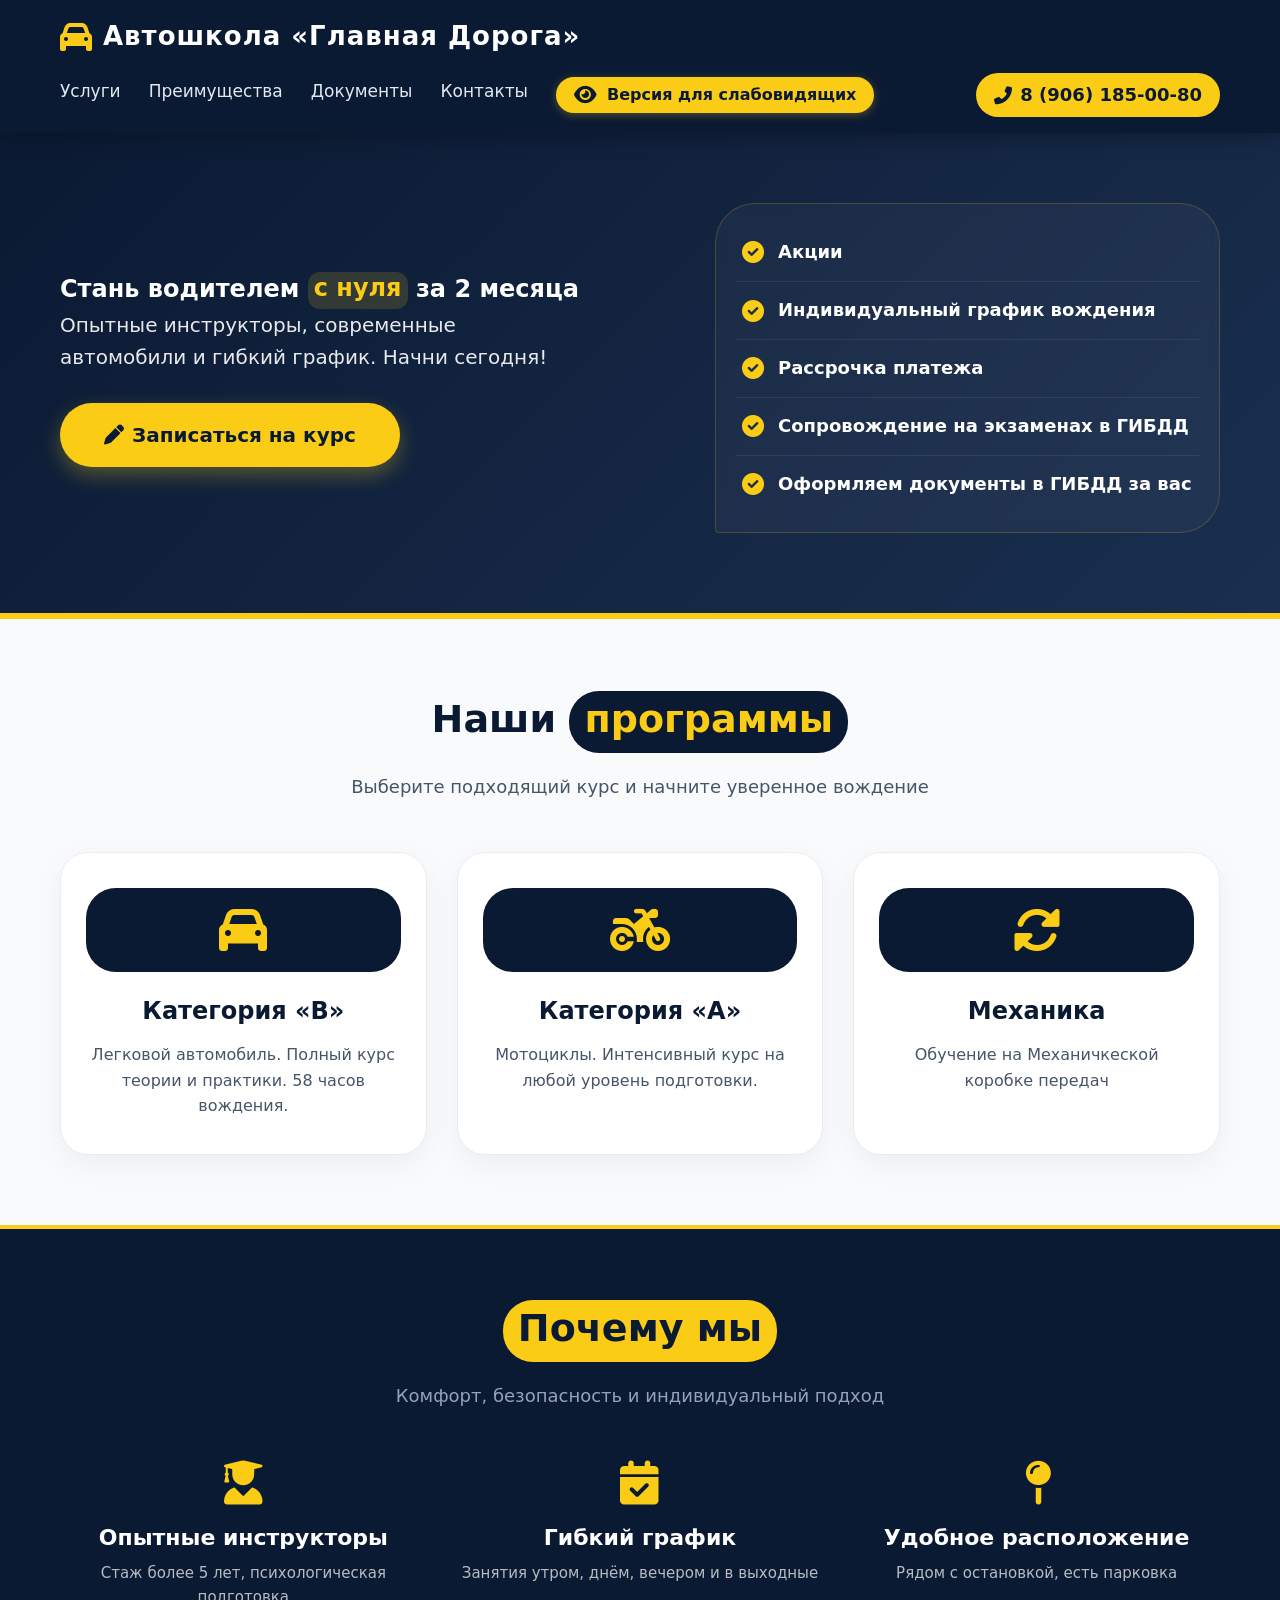
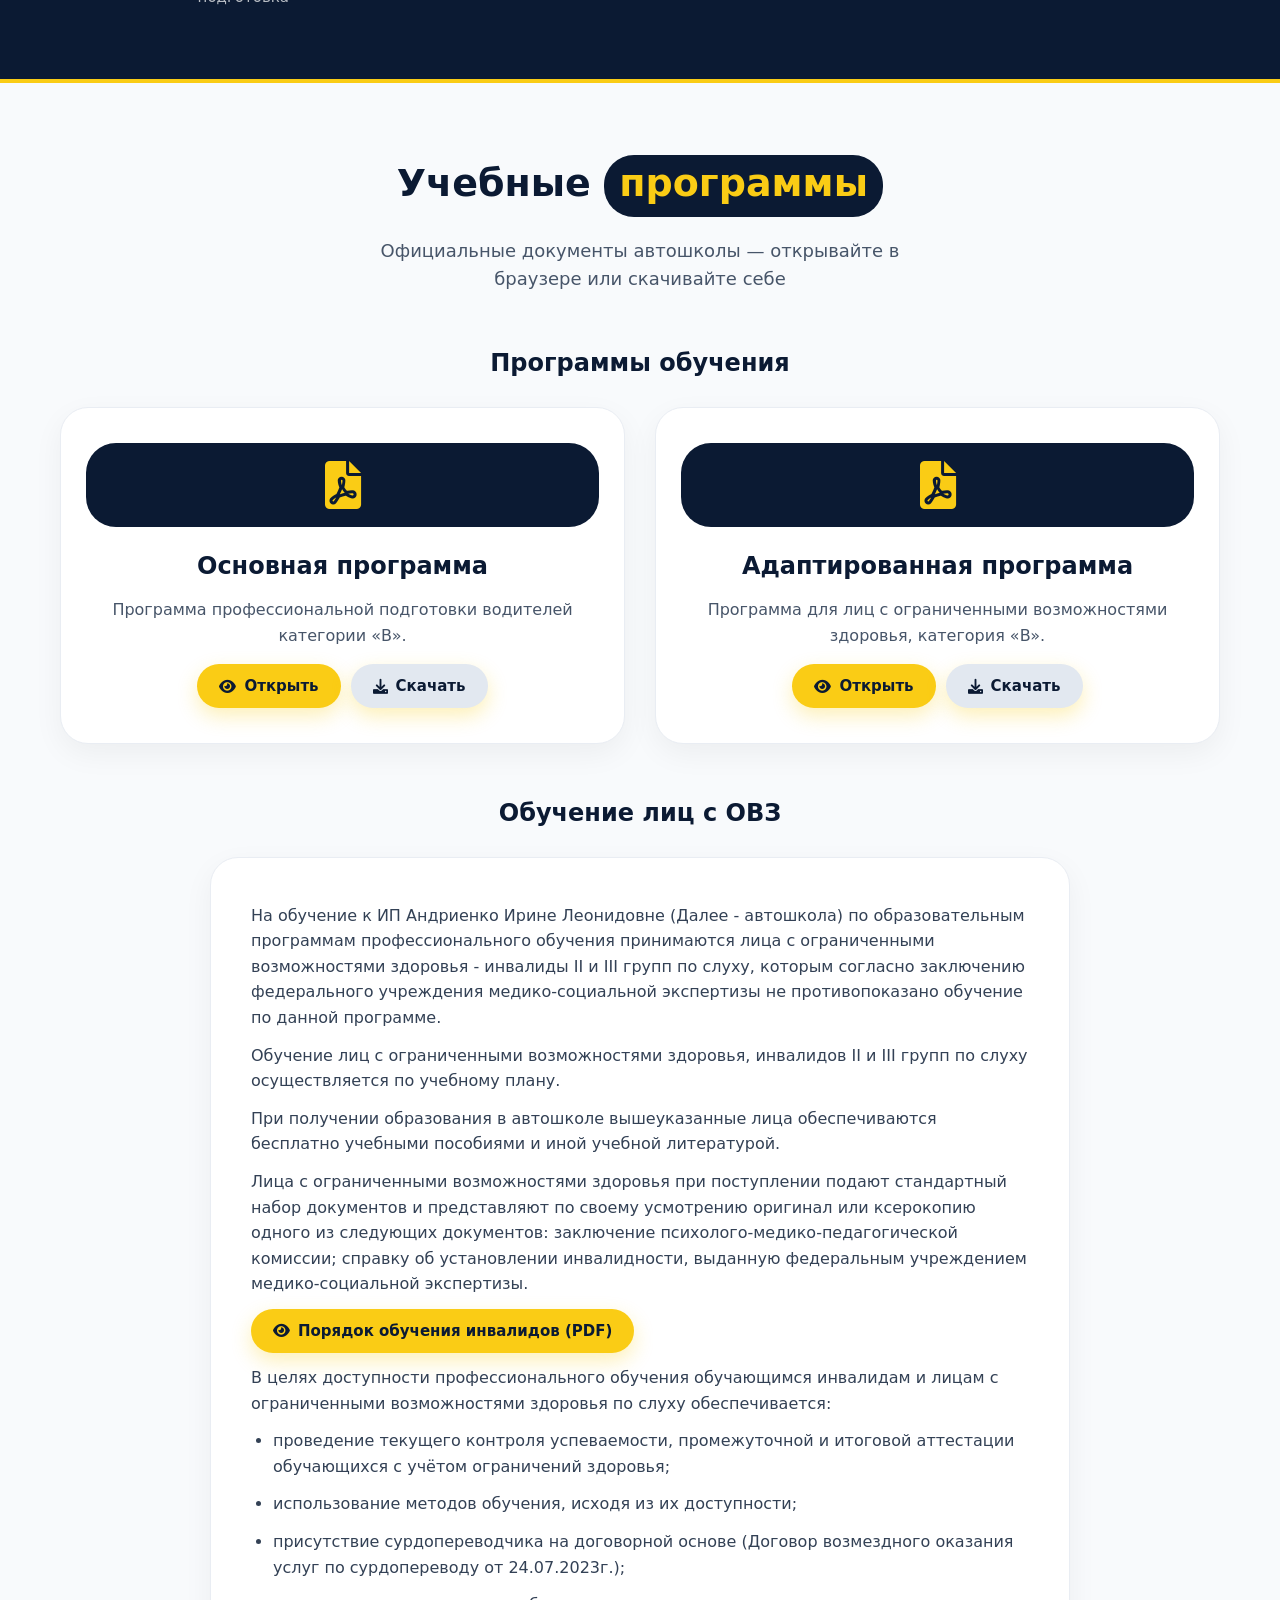
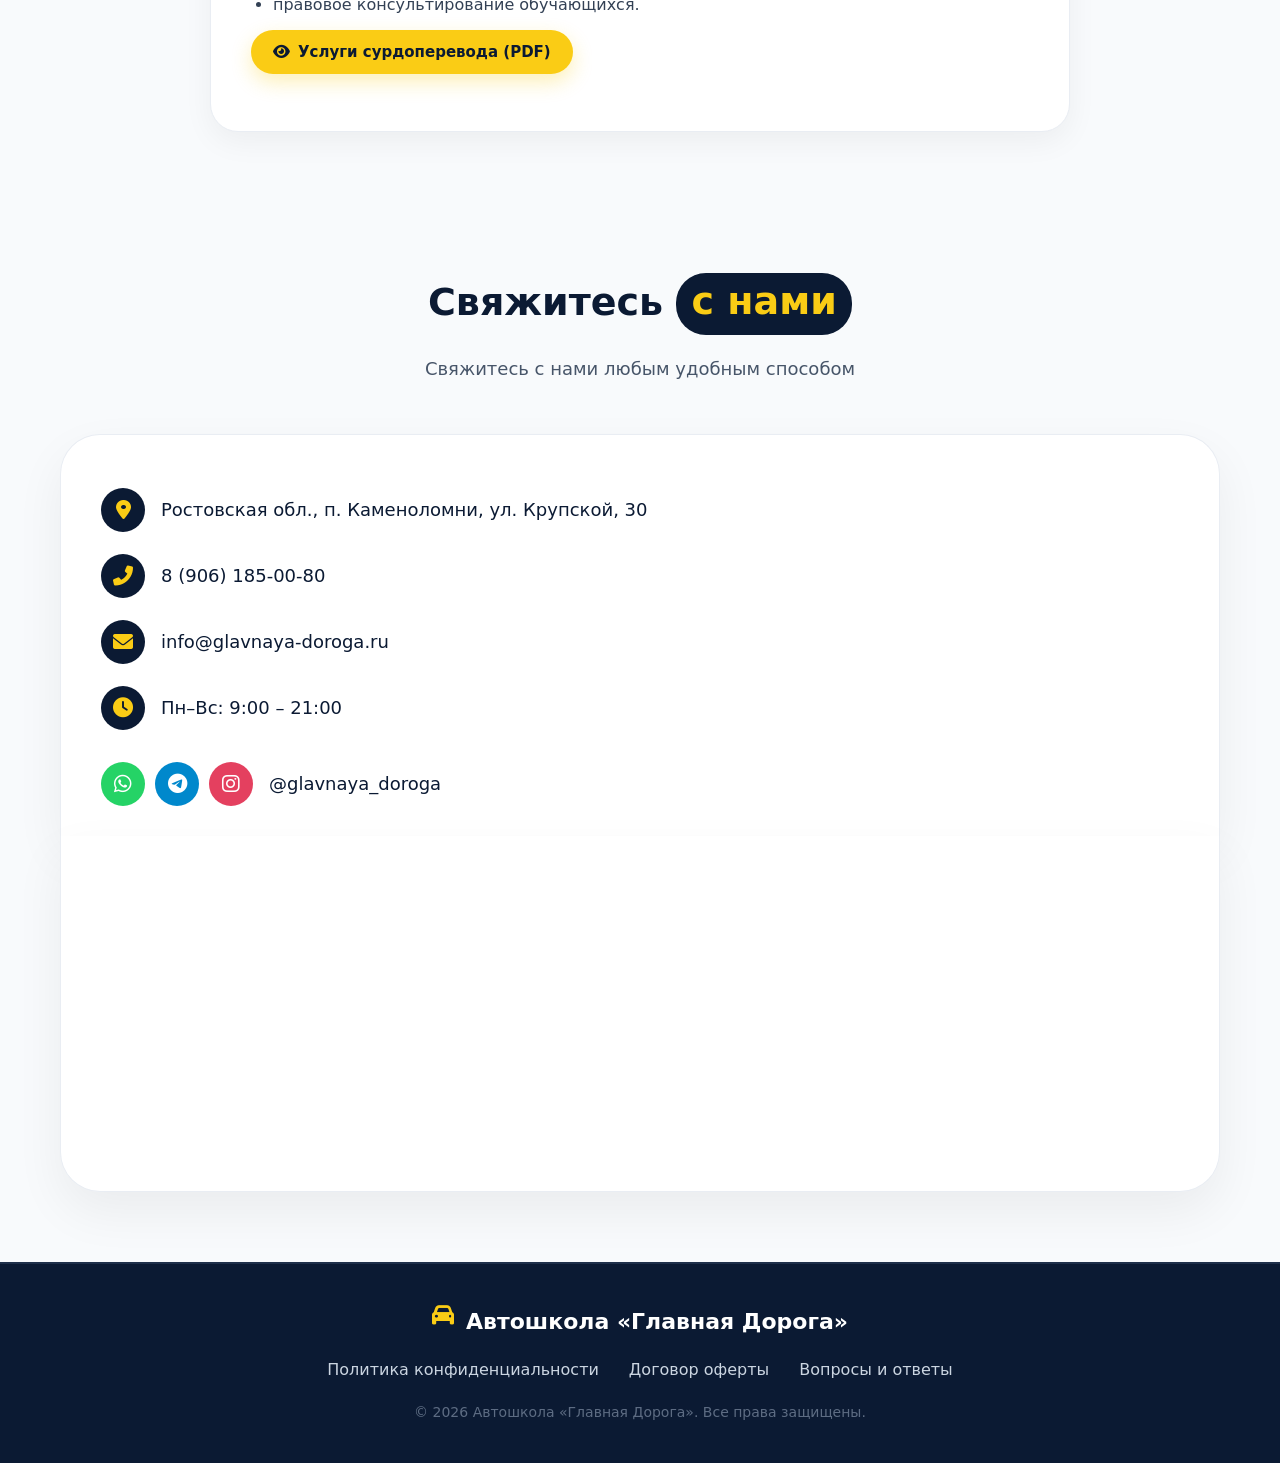
<file: index.html>
<!DOCTYPE html>
<html lang="ru">
<head>
  <meta charset="UTF-8">
  <meta name="viewport" content="width=device-width, initial-scale=1.0, maximum-scale=5.0">
  <title>Автошкола «Главная Дорога» — обучение вождению в Каменоломнях и Шахтах</title>
  <meta name="description" content="Автошкола «Главная Дорога» в п. Каменоломни (рядом с г. Шахты, Ростовская область) — обучение вождению категорий A и B. Опытные инструкторы, гибкий график, рассрочка платежа.">
  <meta name="keywords" content="автошкола каменоломни, автошкола шахты, обучение вождению каменоломни, права категории B каменоломни, автошкола ростовская область">
  <link rel="canonical" href="https://kam-gdoroga.ru/">

  <!-- Open Graph -->
  <meta property="og:type" content="website">
  <meta property="og:locale" content="ru_RU">
  <meta property="og:title" content="Автошкола «Главная Дорога» — обучение вождению в Каменоломнях и Шахтах">
  <meta property="og:description" content="Обучение вождению категорий A и B в п. Каменоломни, рядом с г. Шахты. Опытные инструкторы, гибкий график, рассрочка платежа.">
  <meta property="og:url" content="https://kam-gdoroga.ru/">

  <link rel="icon" type="image/svg+xml" href="favicon.svg">

  <!-- Font Awesome для иконок -->
  <link rel="stylesheet" href="https://cdnjs.cloudflare.com/ajax/libs/font-awesome/6.0.0-beta3/css/all.min.css">
  <link rel="stylesheet" href="styles.css">

  <script type="application/ld+json">
  {
    "@context": "https://schema.org",
    "@type": "LocalBusiness",
    "name": "Автошкола «Главная Дорога»",
    "image": "https://kam-gdoroga.ru/favicon.svg",
    "url": "https://kam-gdoroga.ru/",
    "telephone": "+7-906-185-00-80",
    "email": "info@glavnaya-doroga.ru",
    "address": {
      "@type": "PostalAddress",
      "streetAddress": "ул. Крупской, 30",
      "addressLocality": "п. Каменоломни",
      "addressRegion": "Ростовская область",
      "addressCountry": "RU"
    },
    "areaServed": ["Каменоломни", "Шахты", "Ростовская область"],
    "openingHours": "Mo-Su 09:00-21:00"
  }
  </script>
</head>
<body>

  <!-- ПАНЕЛЬ ВЕРСИИ ДЛЯ СЛАБОВИДЯЩИХ -->
  <div id="a11y-bar" role="region" aria-label="Настройки версии для слабовидящих">
    <div class="a11y-row">
      <span class="a11y-label">Шрифт:</span>
      <button type="button" class="a11y-btn" data-group="font" data-value="1" title="Обычный шрифт" aria-label="Обычный размер шрифта"><span style="font-size:14px;">A</span></button>
      <button type="button" class="a11y-btn" data-group="font" data-value="2" title="Крупный шрифт" aria-label="Крупный размер шрифта"><span style="font-size:22px;">A</span></button>
      <button type="button" class="a11y-btn" data-group="font" data-value="3" title="Очень крупный шрифт" aria-label="Очень крупный размер шрифта"><span style="font-size:30px;">A</span></button>

      <span class="a11y-label">Цвет:</span>
      <button type="button" class="a11y-btn" data-group="color" data-value="1" style="background:#fff;color:#000;" title="Чёрным по белому">Ц</button>
      <button type="button" class="a11y-btn" data-group="color" data-value="2" style="background:#000;color:#fff;" title="Белым по чёрному">Ц</button>
      <button type="button" class="a11y-btn" data-group="color" data-value="3" style="background:#e6f3ff;color:#063462;" title="Тёмно-синим по голубому">Ц</button>
      <button type="button" class="a11y-btn" data-group="color" data-value="4" style="background:#fffcf0;color:#59422e;" title="Коричневым по бежевому">Ц</button>
      <button type="button" class="a11y-btn" data-group="color" data-value="5" style="background:#2a1d10;color:#a9dd38;" title="Зелёным по тёмно-коричневому">Ц</button>

      <button type="button" id="a11y-images-toggle" class="a11y-btn" title="Показать/скрыть изображения и иконки" aria-label="Показать или скрыть изображения и иконки"><i class="fas fa-image"></i></button>
      <button type="button" id="a11y-extra-toggle" class="a11y-btn" title="Дополнительные настройки" aria-controls="a11y-extra" aria-expanded="false"><i class="fas fa-sliders-h"></i> Ещё настройки</button>
      <button type="button" id="a11y-reset" class="a11y-btn" title="Вернуть параметры по умолчанию"><i class="fas fa-undo"></i> Обычная версия</button>
      <button type="button" id="a11y-close" class="a11y-btn" aria-label="Закрыть панель"><i class="fas fa-times"></i></button>
    </div>

    <div id="a11y-extra">
      <div class="a11y-row">
        <span class="a11y-label">Шрифт:</span>
        <button type="button" class="a11y-btn" data-group="fontfamily" data-value="1">Arial</button>
        <button type="button" class="a11y-btn" data-group="fontfamily" data-value="2">Times</button>
      </div>
      <div class="a11y-row">
        <span class="a11y-label">Межбуквенный интервал:</span>
        <button type="button" class="a11y-btn" data-group="spacing" data-value="1">Стандартный</button>
        <button type="button" class="a11y-btn" data-group="spacing" data-value="2">Средний</button>
        <button type="button" class="a11y-btn" data-group="spacing" data-value="3">Большой</button>
      </div>
      <div class="a11y-row">
        <span class="a11y-label">Межстрочный интервал:</span>
        <button type="button" class="a11y-btn" data-group="lineheight" data-value="1">Стандартный</button>
        <button type="button" class="a11y-btn" data-group="lineheight" data-value="2">Полуторный</button>
        <button type="button" class="a11y-btn" data-group="lineheight" data-value="3">Двойной</button>
      </div>
    </div>
  </div>

  <div id="site-content">

  <!-- ШАПКА -->
  <header>
    <div class="container header-inner">
      <div class="logo">
        <i class="fas fa-car"></i>
        <span>Автошкола «Главная Дорога»</span>
      </div>
      <nav class="nav-menu">
        <a href="#services">Услуги</a>
        <a href="#benefits">Преимущества</a>
        <!-- <a href="#reviews">Отзывы</a> -->
        <a href="#documents">Документы</a>
        <a href="#contact">Контакты</a>
        <!-- КНОПКА ДЛЯ СЛАБОВИДЯЩИХ -->
        <button class="vision-toggle" id="visionToggle" aria-haspopup="true" aria-controls="a11y-bar" aria-expanded="false">
          <i class="fas fa-eye"></i> <span>Версия для слабовидящих</span>
        </button>
      </nav>
      <a href="tel:+79061850080" class="phone-header">
        <i class="fas fa-phone-alt"></i> 8 (906) 185-00-80
      </a>
    </div>
  </header>

  <!-- ГЕРОЙ -->
  <section class="hero">
    <div class="container hero-grid">
      <div class="hero-text">
        <h1>Стань водителем <span>с нуля</span> за 2 месяца</h1>
        <p>Опытные инструкторы, современные автомобили и гибкий график. Начни сегодня!</p>
        <a href="#contact" class="btn"><i class="fas fa-pen"></i> Записаться на курс</a>
        <!-- <div class="hero-stats">
          <div><span class="number">98%</span><span class="label">сдают</span></div>
          <div><span class="number">???</span><span class="label">автомобилей в парке</span></div>
          <div><span class="number">12+</span><span class="label">лет опыта</span></div>
        </div> -->
      </div>
      <div class="hero-image">
        <ul class="hero-features">
          <li><i class="fas fa-check-circle"></i> Акции</li>
          <li><i class="fas fa-check-circle"></i> Индивидуальный график вождения</li>
          <li><i class="fas fa-check-circle"></i> Рассрочка платежа</li>
          <li><i class="fas fa-check-circle"></i> Сопровождение на экзаменах в ГИБДД</li>
          <li><i class="fas fa-check-circle"></i> Оформляем документы в ГИБДД за вас</li>
        </ul>
      </div>
    </div>
  </section>

  <!-- УСЛУГИ -->
  <section id="services">
    <div class="container">
      <h2 class="section-title">Наши <span>программы</span></h2>
      <p class="section-sub">Выберите подходящий курс и начните уверенное вождение</p>
      <div class="services-grid">
        <div class="service-card">
          <i class="fas fa-car"></i>
          <h3>Категория «B»</h3>
          <p>Легковой автомобиль. Полный курс теории и практики. 58 часов вождения.</p>
        </div>
        <div class="service-card">
          <i class="fas fa-motorcycle"></i>
          <h3>Категория «A»</h3>
          <p>Мотоциклы. Интенсивный курс на любой уровень подготовки.</p>
        </div>
        <div class="service-card">
          <i class="fas fa-sync-alt"></i>
          <h3>Механика</h3>
          <p>Обучение на Механичкеской коробке передач</p>
        </div>
      </div>
    </div>
  </section>

  <!-- ПРЕИМУЩЕСТВА -->
  <section id="benefits" class="benefits">
    <div class="container">
      <h2 class="section-title" style="color:white;"><span>Почему мы</span></h2>
      <p class="section-sub" style="color:#94a3b8;">Комфорт, безопасность и индивидуальный подход</p>
      <div class="benefits-grid">
        <div class="benefit-item">
          <i class="fas fa-user-graduate"></i>
          <h4>Опытные инструкторы</h4>
          <p>Стаж более 5 лет, психологическая подготовка</p>
        </div>

        <div class="benefit-item">
          <i class="fas fa-calendar-check"></i>
          <h4>Гибкий график</h4>
          <p>Занятия утром, днём, вечером и в выходные</p>
        </div>
        <div class="benefit-item">
          <i class="fas fa-map-pin"></i>
          <h4>Удобное расположение</h4>
          <p>Рядом с остановкой, есть парковка</p>
        </div>
      </div>
    </div>
  </section>

 <!-- ОТЗЫВЫ — ВРЕМЕННО СКРЫТЫ 
  <section id="reviews">
    <div class="container">
      <h2 class="section-title">Что <span>говорят</span> ученики</h2>
      <p class="section-sub">Реальные отзывы выпускников нашей автошколы</p>
      <div class="reviews-grid">
        <div class="review-card">
          <div class="stars"><i class="fas fa-star"></i><i class="fas fa-star"></i><i class="fas fa-star"></i><i class="fas fa-star"></i><i class="fas fa-star"></i></div>
          <p>«Сдала экзамен с первого раза! Инструктор объяснял всё спокойно и понятно. Спасибо команде!»</p>
          <div class="author">— Анна К.</div>
        </div>
        <div class="review-card">
          <div class="stars"><i class="fas fa-star"></i><i class="fas fa-star"></i><i class="fas fa-star"></i><i class="fas fa-star"></i><i class="fas fa-star"></i></div>
          <p>«Отличная автошкола. Машины новые, график подстроили под мои смены. Очень рекомендую.»</p>
          <div class="author">— Дмитрий П.</div>
        </div>
        <div class="review-card">
          <div class="stars"><i class="fas fa-star"></i><i class="fas fa-star"></i><i class="fas fa-star"></i><i class="fas fa-star"></i><i class="fas fa-star"></i></div>
          <p>«Боялся водить, но инструктор помог побороть страх. Теперь езжу уверенно. Спасибо!»</p>
          <div class="author">— Игорь С.</div>
        </div>
      </div>
    </div>
  </section>
  -->
  <!-- ДОКУМЕНТЫ -->
  <section id="documents">
    <div class="container">
      <h2 class="section-title">Учебные <span>программы</span></h2>
      <p class="section-sub">Официальные документы автошколы — открывайте в браузере или скачивайте себе</p>

      <!-- БЛОК 1: ПРОГРАММЫ ОБУЧЕНИЯ -->
      <h3 class="subsection-title">Программы обучения</h3>
      <div class="services-grid">
        <div class="service-card">
          <i class="fas fa-file-pdf"></i>
          <h3>Основная программа</h3>
          <p>Программа профессиональной подготовки водителей категории «B».</p>
          <div class="doc-buttons">
            <a href="programma-osnovnaya-kat-B.pdf" target="_blank" rel="noopener" class="btn" style="font-size:0.9375rem; padding:10px 22px;">
              <i class="fas fa-eye"></i> Открыть
            </a>
            <a href="programma-osnovnaya-kat-B.pdf" download class="btn" style="font-size:0.9375rem; padding:10px 22px; background:#e2e8f0;">
              <i class="fas fa-download"></i> Скачать
            </a>
          </div>
        </div>
        <div class="service-card">
          <i class="fas fa-file-pdf"></i>
          <h3>Адаптированная программа</h3>
          <p>Программа для лиц с ограниченными возможностями здоровья, категория «B».</p>
          <div class="doc-buttons">
            <a href="programma-adaptirovannaya-kat-B.pdf" target="_blank" rel="noopener" class="btn" style="font-size:0.9375rem; padding:10px 22px;">
              <i class="fas fa-eye"></i> Открыть
            </a>
            <a href="programma-adaptirovannaya-kat-B.pdf" download class="btn" style="font-size:0.9375rem; padding:10px 22px; background:#e2e8f0;">
              <i class="fas fa-download"></i> Скачать
            </a>
          </div>
        </div>
      </div>

      <!-- БЛОК 2: ОБУЧЕНИЕ ЛИЦ С ОВЗ -->
      <h3 class="subsection-title">Обучение лиц с ОВЗ</h3>
      <div class="policy-card" style="text-align:left; margin-bottom:0;">
        <p>На обучение к ИП Андриенко Ирине Леонидовне (Далее - автошкола) по образовательным программам профессионального обучения принимаются лица с ограниченными возможностями здоровья - инвалиды II и III групп по слуху, которым согласно заключению федерального учреждения медико-социальной экспертизы не противопоказано обучение по данной программе.</p>
        <p>Обучение лиц с ограниченными возможностями здоровья, инвалидов II и III групп по слуху осуществляется по учебному плану.</p>
        <p>При получении образования в автошколе вышеуказанные лица обеспечиваются бесплатно учебными пособиями и иной учебной литературой.</p>
        <p>Лица с ограниченными возможностями здоровья при поступлении подают стандартный набор документов и представляют по своему усмотрению оригинал или ксерокопию одного из следующих документов: заключение психолого-медико-педагогической комиссии; справку об установлении инвалидности, выданную федеральным учреждением медико-социальной экспертизы.</p>
        <p>
          <a href="inval.pdf" target="_blank" rel="noopener" class="btn" style="font-size:0.9375rem; padding:10px 22px;">
            <i class="fas fa-eye"></i> Порядок обучения инвалидов (PDF)
          </a>
        </p>
        <p>В целях доступности профессионального обучения обучающимся инвалидам и лицам с ограниченными возможностями здоровья по слуху обеспечивается:</p>
        <ul>
          <li>проведение текущего контроля успеваемости, промежуточной и итоговой аттестации обучающихся с учётом ограничений здоровья;</li>
          <li>использование методов обучения, исходя из их доступности;</li>
          <li>присутствие сурдопереводчика на договорной основе (Договор возмездного оказания услуг по сурдопереводу от 24.07.2023г.);</li>
          <li>правовое консультирование обучающихся.</li>
        </ul>
        <p>
          <a href="dogovor.pdf" target="_blank" rel="noopener" class="btn" style="font-size:0.9375rem; padding:10px 22px;">
            <i class="fas fa-eye"></i> Услуги сурдоперевода (PDF)
          </a>
        </p>
      </div>
    </div>
  </section>

  <!-- КОНТАКТЫ + ФОРМА + КАРТА -->
  <section id="contact">
    <div class="container">
      <h2 class="section-title">Свяжитесь <span>с нами</span></h2>
      <p class="section-sub">Свяжитесь с нами любым удобным способом</p>

      <div class="contact-wrap">
        <!-- ФОРМА ЗАЯВКИ — ВРЕМЕННО СКРЫТА (форма ещё никуда не отправляет данные)
        <div class="contact-form">
          <form action="#" method="post">
            <input type="text" placeholder="Ваше имя" required>
            <input type="tel" placeholder="Номер телефона" required>
            <input type="email" placeholder="Email (необязательно)">
            <textarea placeholder="Комментарий или пожелания..."></textarea>
            <label class="consent-check">
              <input type="checkbox" required>
              <span>Я согласен(-на) на обработку персональных данных в соответствии с <a href="privacy.html" target="_blank" rel="noopener">Политикой обработки персональных данных</a></span>
            </label>
            <button type="submit" class="btn"><i class="fas fa-paper-plane"></i> Отправить заявку</button>
          </form>
        </div>
        -->
        <div class="contact-info">
          <div class="info-item">
            <i class="fas fa-map-marker-alt"></i>
            <span>Ростовская обл., п. Каменоломни, ул. Крупской, 30</span>
          </div>
          <div class="info-item">
            <i class="fas fa-phone-alt"></i>
            <a href="tel:+79061850080">8 (906) 185-00-80</a>
          </div>
          <div class="info-item">
            <i class="fas fa-envelope"></i>
            <a href="mailto:info@glavnaya-doroga.ru">info@glavnaya-doroga.ru</a>
          </div>
          <div class="info-item">
            <i class="fas fa-clock"></i>
            <span>Пн–Вс: 9:00 – 21:00</span>
          </div>
          <div class="info-item" style="margin-top: 10px; gap: 10px;">
            <i class="fab fa-whatsapp" style="background: #25D366; color: white;"></i>
            <i class="fab fa-telegram" style="background: #0088cc; color: white;"></i>
            <i class="fab fa-instagram" style="background: #E4405F; color: white;"></i>
            <span style="margin-left: 6px;">@glavnaya_doroga</span>
          </div>
        </div>
      </div>

      <!-- КАРТА -->
      <div class="map-container">
        <iframe
          src="https://www.google.com/maps/embed?pb=!1m14!1m12!1m3!1d922.760935602619!2d40.20328814368989!3d47.675878850517826!2m3!1f0!2f0!3f0!3m2!1i1024!2i768!4f13.1!5e0!3m2!1sru!2sam!4v1786697116206!5m2!1sru!2sam"
          title="Карта проезда: Ростовская область, п. Каменоломни, ул. Крупской, 30"
          style="border:0;"
          allowfullscreen=""
          loading="lazy"
          referrerpolicy="strict-origin-when-cross-origin">
        </iframe>
      </div>
    </div>
  </section>

  <!-- ПОДВАЛ -->
  <footer>
    <div class="container">
      <div style="display: flex; justify-content: center; gap: 12px; font-size: 1.375rem; color: #facc15;">
        <i class="fas fa-car"></i>
        <span style="color: white; font-weight: 600;">Автошкола «Главная Дорога»</span>
      </div>
      <div class="footer-links">
        <a href="privacy.html">Политика конфиденциальности</a>
        <a href="#">Договор оферты</a>
        <a href="#">Вопросы и ответы</a>
      </div>
      <div class="footer-copy">© 2026 Автошкола «Главная Дорога». Все права защищены.</div>
    </div>
  </footer>

  </div>
  <!-- /#site-content -->

  <script src="script.js"></script>

</body>
</html>
</file>
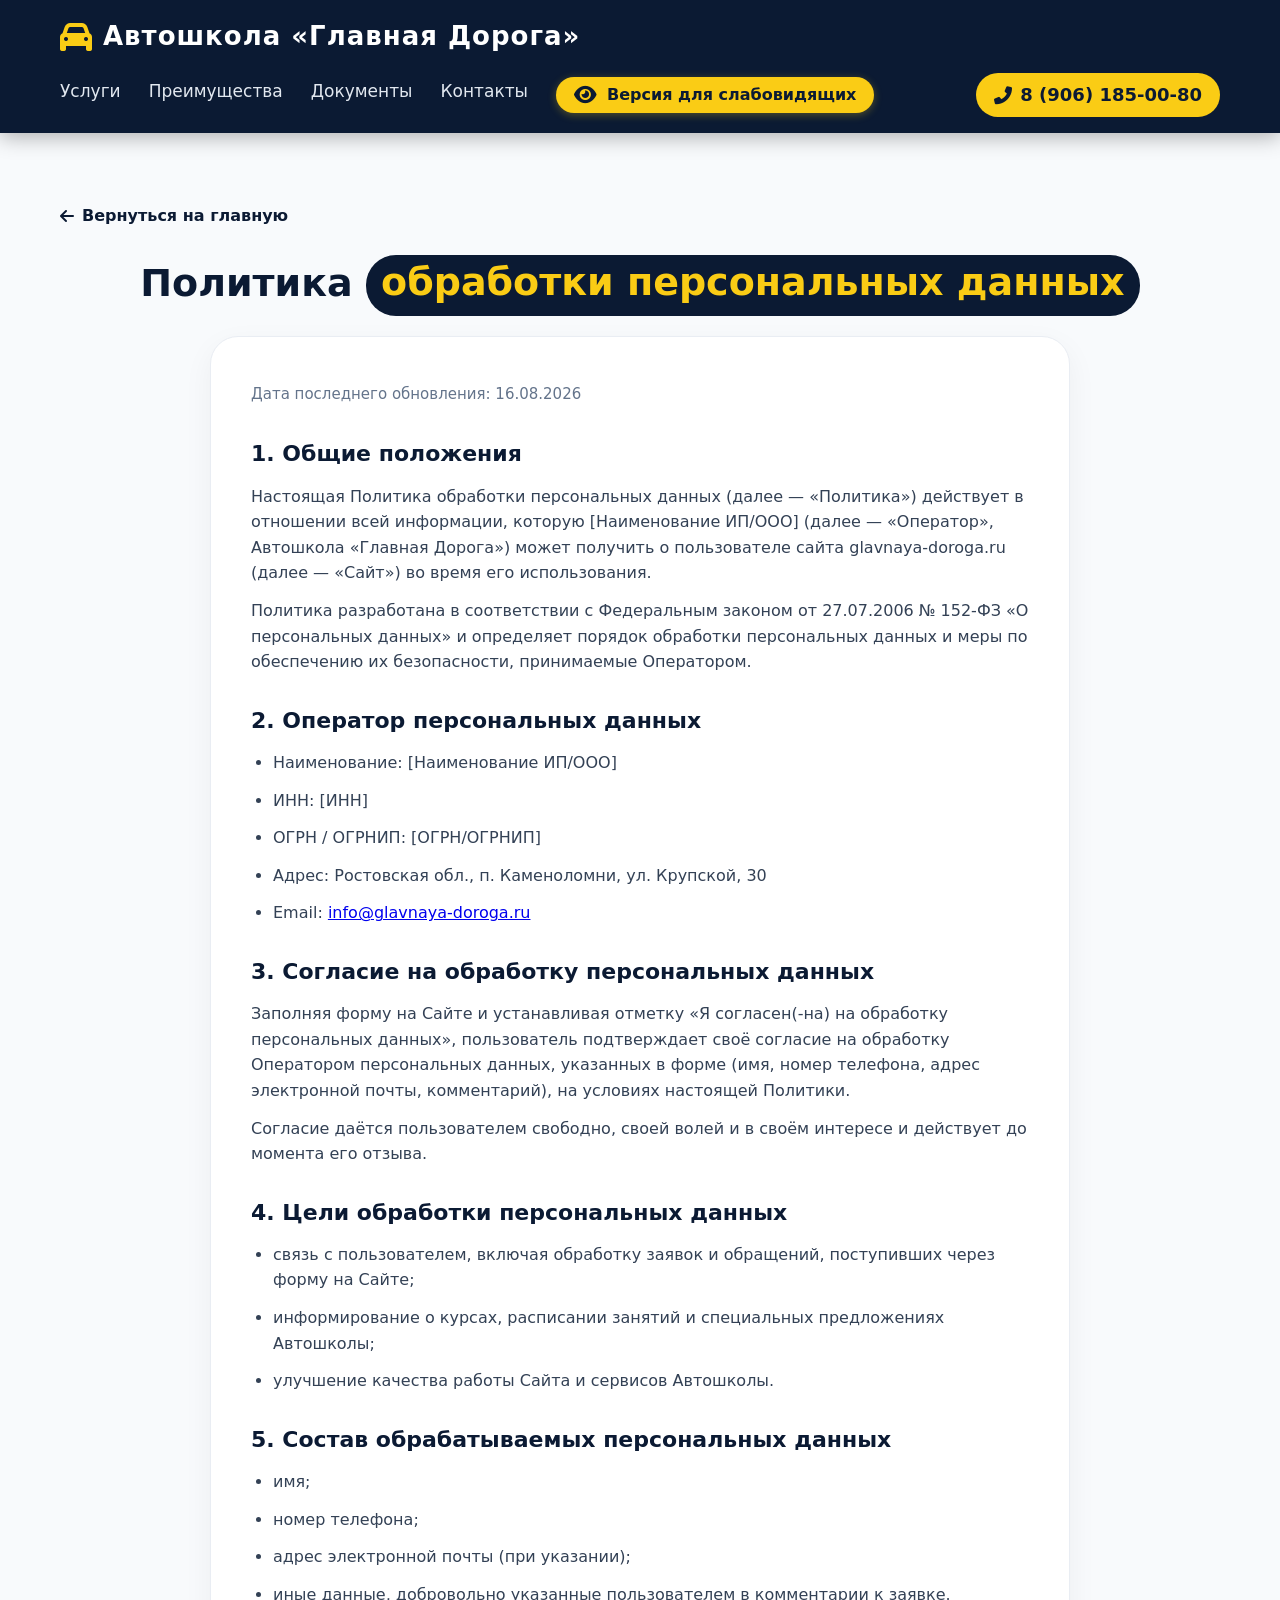
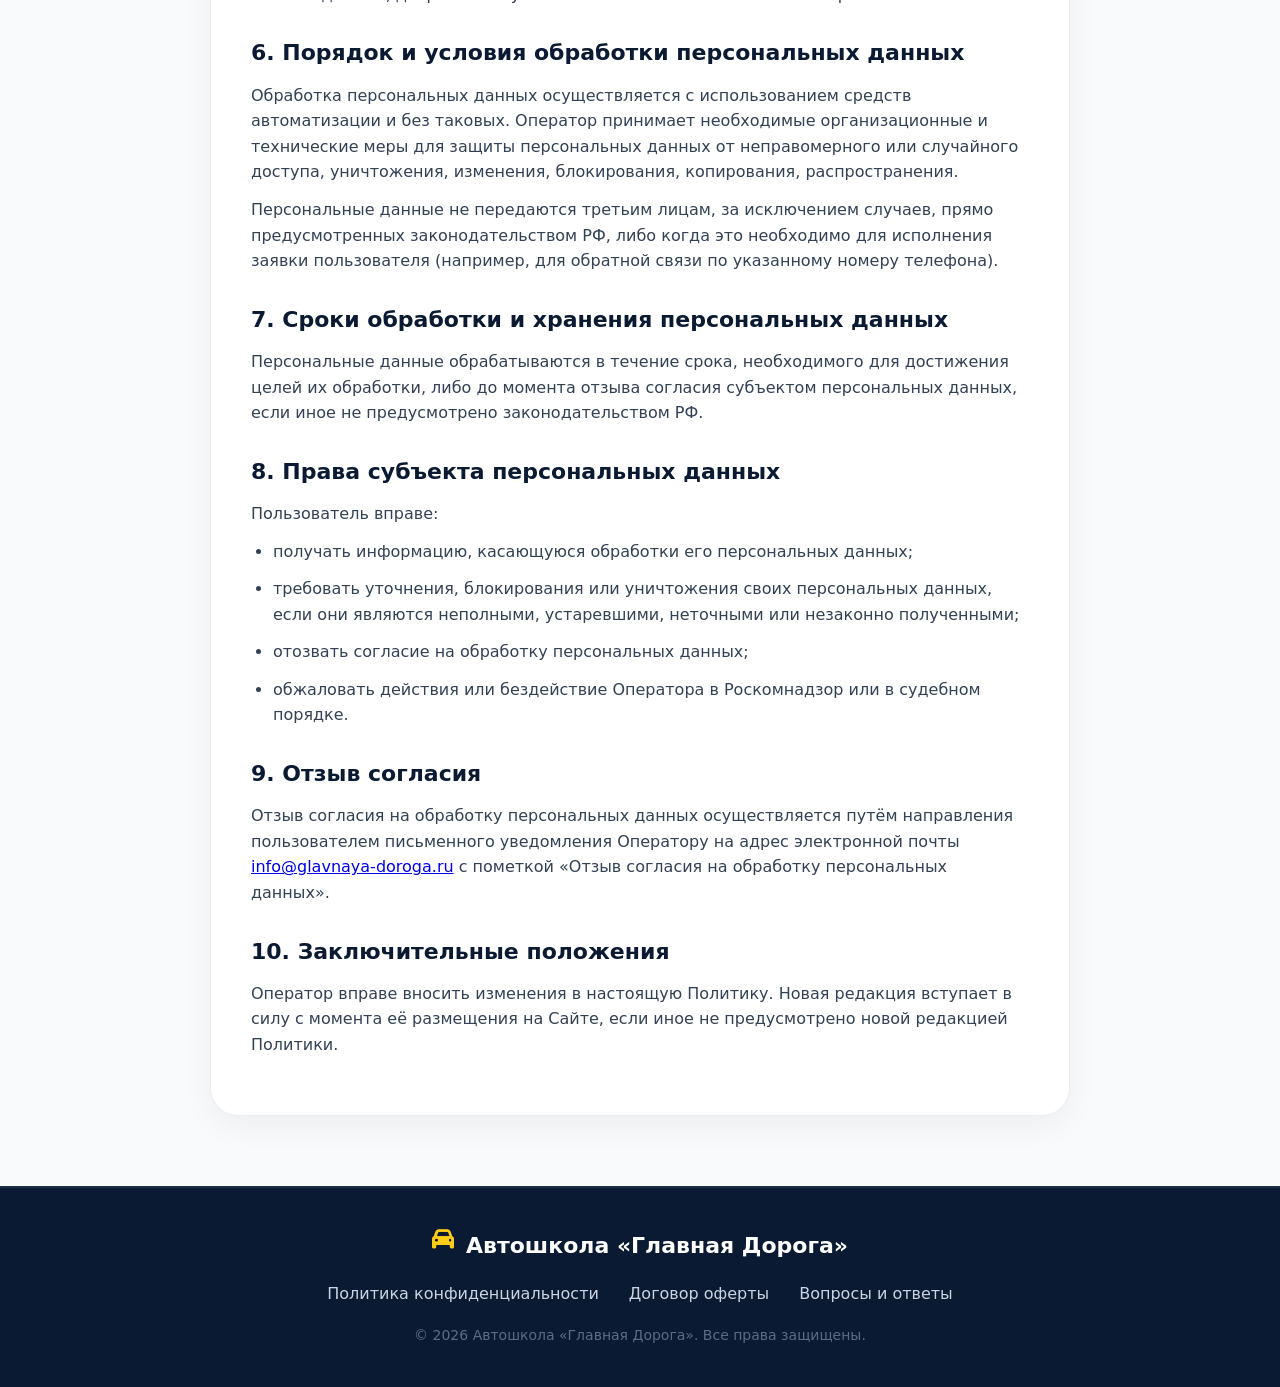
<file: privacy.html>
<!--
  ВАЖНО ДЛЯ ВЛАДЕЛЬЦА САЙТА: перед публикацией замените все плейсхолдеры
  в квадратных скобках ([Наименование ИП/ООО], [ИНН], [ОГРН/ОГРНИП]) на
  реальные реквизиты вашего ИП/ООО — без них документ юридически неполон.
-->
<!DOCTYPE html>
<html lang="ru">
<head>
  <meta charset="UTF-8">
  <meta name="viewport" content="width=device-width, initial-scale=1.0, maximum-scale=5.0">
  <title>Политика обработки персональных данных — Автошкола «Главная Дорога»</title>
  <meta name="robots" content="noindex, follow">
  <link rel="icon" type="image/svg+xml" href="favicon.svg">
  <link rel="stylesheet" href="https://cdnjs.cloudflare.com/ajax/libs/font-awesome/6.0.0-beta3/css/all.min.css">
  <link rel="stylesheet" href="styles.css">
</head>
<body>

  <!-- ПАНЕЛЬ ВЕРСИИ ДЛЯ СЛАБОВИДЯЩИХ -->
  <div id="a11y-bar" role="region" aria-label="Настройки версии для слабовидящих">
    <div class="a11y-row">
      <span class="a11y-label">Шрифт:</span>
      <button type="button" class="a11y-btn" data-group="font" data-value="1" title="Обычный шрифт" aria-label="Обычный размер шрифта"><span style="font-size:14px;">A</span></button>
      <button type="button" class="a11y-btn" data-group="font" data-value="2" title="Крупный шрифт" aria-label="Крупный размер шрифта"><span style="font-size:22px;">A</span></button>
      <button type="button" class="a11y-btn" data-group="font" data-value="3" title="Очень крупный шрифт" aria-label="Очень крупный размер шрифта"><span style="font-size:30px;">A</span></button>

      <span class="a11y-label">Цвет:</span>
      <button type="button" class="a11y-btn" data-group="color" data-value="1" style="background:#fff;color:#000;" title="Чёрным по белому">Ц</button>
      <button type="button" class="a11y-btn" data-group="color" data-value="2" style="background:#000;color:#fff;" title="Белым по чёрному">Ц</button>
      <button type="button" class="a11y-btn" data-group="color" data-value="3" style="background:#e6f3ff;color:#063462;" title="Тёмно-синим по голубому">Ц</button>
      <button type="button" class="a11y-btn" data-group="color" data-value="4" style="background:#fffcf0;color:#59422e;" title="Коричневым по бежевому">Ц</button>
      <button type="button" class="a11y-btn" data-group="color" data-value="5" style="background:#2a1d10;color:#a9dd38;" title="Зелёным по тёмно-коричневому">Ц</button>

      <button type="button" id="a11y-images-toggle" class="a11y-btn" title="Показать/скрыть изображения и иконки" aria-label="Показать или скрыть изображения и иконки"><i class="fas fa-image"></i></button>
      <button type="button" id="a11y-extra-toggle" class="a11y-btn" title="Дополнительные настройки" aria-controls="a11y-extra" aria-expanded="false"><i class="fas fa-sliders-h"></i> Ещё настройки</button>
      <button type="button" id="a11y-reset" class="a11y-btn" title="Вернуть параметры по умолчанию"><i class="fas fa-undo"></i> Обычная версия</button>
      <button type="button" id="a11y-close" class="a11y-btn" aria-label="Закрыть панель"><i class="fas fa-times"></i></button>
    </div>

    <div id="a11y-extra">
      <div class="a11y-row">
        <span class="a11y-label">Шрифт:</span>
        <button type="button" class="a11y-btn" data-group="fontfamily" data-value="1">Arial</button>
        <button type="button" class="a11y-btn" data-group="fontfamily" data-value="2">Times</button>
      </div>
      <div class="a11y-row">
        <span class="a11y-label">Межбуквенный интервал:</span>
        <button type="button" class="a11y-btn" data-group="spacing" data-value="1">Стандартный</button>
        <button type="button" class="a11y-btn" data-group="spacing" data-value="2">Средний</button>
        <button type="button" class="a11y-btn" data-group="spacing" data-value="3">Большой</button>
      </div>
      <div class="a11y-row">
        <span class="a11y-label">Межстрочный интервал:</span>
        <button type="button" class="a11y-btn" data-group="lineheight" data-value="1">Стандартный</button>
        <button type="button" class="a11y-btn" data-group="lineheight" data-value="2">Полуторный</button>
        <button type="button" class="a11y-btn" data-group="lineheight" data-value="3">Двойной</button>
      </div>
    </div>
  </div>

  <div id="site-content">

  <!-- ШАПКА -->
  <header>
    <div class="container header-inner">
      <a href="index.html" class="logo" style="text-decoration:none; color:inherit;">
        <i class="fas fa-car"></i>
        <span>Автошкола «Главная Дорога»</span>
      </a>
      <nav class="nav-menu">
        <a href="index.html#services">Услуги</a>
        <a href="index.html#benefits">Преимущества</a>
        <a href="index.html#documents">Документы</a>
        <a href="index.html#contact">Контакты</a>
        <button class="vision-toggle" id="visionToggle" aria-haspopup="true" aria-controls="a11y-bar" aria-expanded="false">
          <i class="fas fa-eye"></i> <span>Версия для слабовидящих</span>
        </button>
      </nav>
      <a href="tel:+79061850080" class="phone-header">
        <i class="fas fa-phone-alt"></i> 8 (906) 185-00-80
      </a>
    </div>
  </header>

  <!-- ПОЛИТИКА ОБРАБОТКИ ПЕРСОНАЛЬНЫХ ДАННЫХ -->
  <section>
    <div class="container">
      <a href="index.html" class="back-link"><i class="fas fa-arrow-left"></i> Вернуться на главную</a>

      <h2 class="section-title">Политика <span>обработки персональных данных</span></h2>

      <div class="policy-card">
        <p class="policy-meta">Дата последнего обновления: 16.08.2026</p>

        <h2>1. Общие положения</h2>
        <p>Настоящая Политика обработки персональных данных (далее — «Политика») действует в отношении всей информации, которую [Наименование ИП/ООО] (далее — «Оператор», Автошкола «Главная Дорога») может получить о пользователе сайта glavnaya-doroga.ru (далее — «Сайт») во время его использования.</p>
        <p>Политика разработана в соответствии с Федеральным законом от 27.07.2006 № 152-ФЗ «О персональных данных» и определяет порядок обработки персональных данных и меры по обеспечению их безопасности, принимаемые Оператором.</p>

        <h2>2. Оператор персональных данных</h2>
        <ul>
          <li>Наименование: [Наименование ИП/ООО]</li>
          <li>ИНН: [ИНН]</li>
          <li>ОГРН / ОГРНИП: [ОГРН/ОГРНИП]</li>
          <li>Адрес: Ростовская обл., п. Каменоломни, ул. Крупской, 30</li>
          <li>Email: <a href="mailto:info@glavnaya-doroga.ru">info@glavnaya-doroga.ru</a></li>
        </ul>

        <h2>3. Согласие на обработку персональных данных</h2>
        <p>Заполняя форму на Сайте и устанавливая отметку «Я согласен(-на) на обработку персональных данных», пользователь подтверждает своё согласие на обработку Оператором персональных данных, указанных в форме (имя, номер телефона, адрес электронной почты, комментарий), на условиях настоящей Политики.</p>
        <p>Согласие даётся пользователем свободно, своей волей и в своём интересе и действует до момента его отзыва.</p>

        <h2>4. Цели обработки персональных данных</h2>
        <ul>
          <li>связь с пользователем, включая обработку заявок и обращений, поступивших через форму на Сайте;</li>
          <li>информирование о курсах, расписании занятий и специальных предложениях Автошколы;</li>
          <li>улучшение качества работы Сайта и сервисов Автошколы.</li>
        </ul>

        <h2>5. Состав обрабатываемых персональных данных</h2>
        <ul>
          <li>имя;</li>
          <li>номер телефона;</li>
          <li>адрес электронной почты (при указании);</li>
          <li>иные данные, добровольно указанные пользователем в комментарии к заявке.</li>
        </ul>

        <h2>6. Порядок и условия обработки персональных данных</h2>
        <p>Обработка персональных данных осуществляется с использованием средств автоматизации и без таковых. Оператор принимает необходимые организационные и технические меры для защиты персональных данных от неправомерного или случайного доступа, уничтожения, изменения, блокирования, копирования, распространения.</p>
        <p>Персональные данные не передаются третьим лицам, за исключением случаев, прямо предусмотренных законодательством РФ, либо когда это необходимо для исполнения заявки пользователя (например, для обратной связи по указанному номеру телефона).</p>

        <h2>7. Сроки обработки и хранения персональных данных</h2>
        <p>Персональные данные обрабатываются в течение срока, необходимого для достижения целей их обработки, либо до момента отзыва согласия субъектом персональных данных, если иное не предусмотрено законодательством РФ.</p>

        <h2>8. Права субъекта персональных данных</h2>
        <p>Пользователь вправе:</p>
        <ul>
          <li>получать информацию, касающуюся обработки его персональных данных;</li>
          <li>требовать уточнения, блокирования или уничтожения своих персональных данных, если они являются неполными, устаревшими, неточными или незаконно полученными;</li>
          <li>отозвать согласие на обработку персональных данных;</li>
          <li>обжаловать действия или бездействие Оператора в Роскомнадзор или в судебном порядке.</li>
        </ul>

        <h2>9. Отзыв согласия</h2>
        <p>Отзыв согласия на обработку персональных данных осуществляется путём направления пользователем письменного уведомления Оператору на адрес электронной почты <a href="mailto:info@glavnaya-doroga.ru">info@glavnaya-doroga.ru</a> с пометкой «Отзыв согласия на обработку персональных данных».</p>

        <h2>10. Заключительные положения</h2>
        <p>Оператор вправе вносить изменения в настоящую Политику. Новая редакция вступает в силу с момента её размещения на Сайте, если иное не предусмотрено новой редакцией Политики.</p>
      </div>
    </div>
  </section>

  <!-- ПОДВАЛ -->
  <footer>
    <div class="container">
      <div style="display: flex; justify-content: center; gap: 12px; font-size: 1.375rem; color: #facc15;">
        <i class="fas fa-car"></i>
        <span style="color: white; font-weight: 600;">Автошкола «Главная Дорога»</span>
      </div>
      <div class="footer-links">
        <a href="privacy.html">Политика конфиденциальности</a>
        <a href="index.html#">Договор оферты</a>
        <a href="index.html#">Вопросы и ответы</a>
      </div>
      <div class="footer-copy">© 2026 Автошкола «Главная Дорога». Все права защищены.</div>
    </div>
  </footer>

  </div>
  <!-- /#site-content -->

  <script src="script.js"></script>

</body>
</html>
</file>
<file: styles.css>
/* ===== БАЗОВЫЕ СТИЛИ ===== */
* {
  margin: 0;
  padding: 0;
  box-sizing: border-box;
  font-family: 'Segoe UI', Roboto, system-ui, sans-serif;
}

body {
  background: #f8fafc;
  color: #0b1a33;
  line-height: 1.6;
  transition: background 0.2s, color 0.2s;
}

.container {
  max-width: 1200px;
  margin: 0 auto;
  padding: 0 20px;
}

/* ===== ПАНЕЛЬ «ВЕРСИЯ ДЛЯ СЛАБОВИДЯЩИХ» ===== */
#a11y-bar {
  display: none;
  background: #0b1a33;
  border-bottom: 3px solid #facc15;
  padding: 10px 20px;
}

html.a11y-panel-open #a11y-bar {
  display: block;
}

#a11y-bar .a11y-row {
  display: flex;
  flex-wrap: wrap;
  align-items: center;
  gap: 8px;
  max-width: 1200px;
  margin: 0 auto;
}

#a11y-bar .a11y-label {
  color: #e2e8f0;
  font-size: 14px;
  font-weight: 600;
  margin-right: 2px;
}

#a11y-bar .a11y-btn {
  display: inline-flex;
  align-items: center;
  justify-content: center;
  gap: 6px;
  min-width: 32px;
  min-height: 32px;
  padding: 4px 10px;
  line-height: 1.1;
  background: #16264a;
  color: #e2e8f0;
  border: 1px solid rgba(255, 255, 255, 0.15);
  border-radius: 6px;
  font-size: 13px;
  font-weight: 600;
  font-family: 'Segoe UI', Roboto, system-ui, sans-serif;
  cursor: pointer;
  transition: 0.2s;
}

#a11y-bar .a11y-btn:hover {
  background: #1e3766;
}

#a11y-bar .a11y-btn.active {
  outline: 2px solid #facc15;
  outline-offset: -2px;
}

#a11y-extra {
  display: none;
  max-width: 1200px;
  margin: 10px auto 0;
  padding-top: 10px;
  border-top: 1px solid rgba(255, 255, 255, 0.15);
}

#a11y-extra .a11y-row {
  margin-bottom: 8px;
}

@media (max-width: 850px) {
  #a11y-bar .a11y-label {
    display: none;
  }
  #a11y-bar .a11y-btn {
    padding: 4px 8px;
    font-size: 12px;
  }
}

/* ===== НАСТРОЙКИ ВЕРСИИ ДЛЯ СЛАБОВИДЯЩИХ (ПРИМЕНЯЮТСЯ К КОНТЕНТУ САЙТА) ===== */
/* Масштабируем через font-size корневого html — весь сайт в rem, поэтому
   все размеры (включая заголовки) растут пропорционально, без выравнивания
   в один плоский размер. Панель #a11y-bar задана в px, поэтому не зависит от html
   и не меняется вместе с контентом. */
html.a11y-font-1 { font-size: 100%; }
html.a11y-font-2 { font-size: 140%; }
html.a11y-font-3 { font-size: 200%; }

html.a11y-fontfamily-1 #site-content, html.a11y-fontfamily-1 #site-content * { font-family: Arial, sans-serif !important; }
html.a11y-fontfamily-2 #site-content, html.a11y-fontfamily-2 #site-content * { font-family: 'Times New Roman', Times, serif !important; }

html.a11y-spacing-1 #site-content, html.a11y-spacing-1 #site-content * { letter-spacing: normal !important; }
html.a11y-spacing-2 #site-content, html.a11y-spacing-2 #site-content * { letter-spacing: 1.5px !important; }
html.a11y-spacing-3 #site-content, html.a11y-spacing-3 #site-content * { letter-spacing: 3px !important; }

html.a11y-lineheight-1 #site-content, html.a11y-lineheight-1 #site-content * { line-height: 1.3 !important; }
html.a11y-lineheight-2 #site-content, html.a11y-lineheight-2 #site-content * { line-height: 1.6 !important; }
html.a11y-lineheight-3 #site-content, html.a11y-lineheight-3 #site-content * { line-height: 2 !important; }

html.a11y-no-images #site-content i,
html.a11y-no-images #site-content .map-container {
  display: none !important;
}

/* Цветовые схемы — перекрашивают контент сайта. Саму панель не трогаем,
   иначе цветные образцы схем (кнопки «Ц») перестанут отличаться друг от друга */
html.a11y-color-1 #site-content, html.a11y-color-1 #site-content * {
  background-color: #fff !important;
  background-image: none !important;
  color: #000 !important;
  border-color: #000 !important;
  box-shadow: none !important;
  text-shadow: none !important;
}
html.a11y-color-2 #site-content, html.a11y-color-2 #site-content * {
  background-color: #000 !important;
  background-image: none !important;
  color: #fff !important;
  border-color: #fff !important;
  box-shadow: none !important;
  text-shadow: none !important;
}
html.a11y-color-3 #site-content, html.a11y-color-3 #site-content * {
  background-color: #e6f3ff !important;
  background-image: none !important;
  color: #063462 !important;
  border-color: #063462 !important;
  box-shadow: none !important;
  text-shadow: none !important;
}
html.a11y-color-4 #site-content, html.a11y-color-4 #site-content * {
  background-color: #fffcf0 !important;
  background-image: none !important;
  color: #59422e !important;
  border-color: #59422e !important;
  box-shadow: none !important;
  text-shadow: none !important;
}
html.a11y-color-5 #site-content, html.a11y-color-5 #site-content * {
  background-color: #2a1d10 !important;
  background-image: none !important;
  color: #a9dd38 !important;
  border-color: #a9dd38 !important;
  box-shadow: none !important;
  text-shadow: none !important;
}

html[class*="a11y-color-"] #site-content a {
  text-decoration: underline !important;
}

/* ===== ШАПКА ===== */
header {
  background: #0b1a33;
  color: white;
  padding: 16px 0;
  position: sticky;
  top: 0;
  z-index: 100;
  box-shadow: 0 4px 20px rgba(0, 0, 0, 0.3);
  transition: background 0.2s;
}

.header-inner {
  display: flex;
  justify-content: space-between;
  align-items: center;
  flex-wrap: wrap;
  gap: 15px;
}

.logo {
  display: flex;
  align-items: center;
  gap: 10px;
  font-size: 1.625rem;
  font-weight: 700;
  letter-spacing: 1px;
}

.logo i {
  color: #facc15;
  font-size: 32px;
}

.nav-menu {
  display: flex;
  gap: 28px;
  font-weight: 500;
  align-items: center;
  flex-wrap: wrap;
}

.nav-menu a {
  color: #e2e8f0;
  text-decoration: none;
  transition: 0.2s;
  font-size: 1.0625rem;
  border-bottom: 2px solid transparent;
  padding-bottom: 4px;
}

.nav-menu a:hover {
  color: #facc15;
  border-bottom-color: #facc15;
}

/* ===== КНОПКА ДЛЯ СЛАБОВИДЯЩИХ ===== */
.vision-toggle {
  background: #facc15;
  color: #0b1a33;
  border: none;
  padding: 8px 18px;
  border-radius: 40px;
  font-weight: 700;
  font-size: 1rem;
  cursor: pointer;
  display: inline-flex;
  align-items: center;
  gap: 10px;
  transition: 0.2s;
  box-shadow: 0 2px 8px rgba(250, 204, 21, 0.3);
  white-space: nowrap;
}

.vision-toggle:hover {
  background: #fde047;
  transform: scale(1.04);
}

.vision-toggle i {
  font-size: 20px;
}

.phone-header {
  background: #facc15;
  color: #0b1a33;
  padding: 8px 18px;
  border-radius: 40px;
  font-weight: 600;
  font-size: 1.125rem;
  display: flex;
  align-items: center;
  gap: 8px;
  white-space: nowrap;
  transition: 0.2s;
  text-decoration: none;
}

.phone-header:hover {
  background: #fde047;
  transform: scale(1.02);
}

/* ===== ГЕРОЙ ===== */
.hero {
  background: linear-gradient(135deg, #0b1a33 0%, #1a2f4f 100%);
  color: white;
  padding: 70px 0 80px;
  border-bottom: 6px solid #facc15;
  transition: background 0.2s;
}

.hero-grid {
  display: flex;
  align-items: center;
  gap: 50px;
  flex-wrap: wrap;
}

.hero-text {
  flex: 1 1 400px;
}

.hero-text h1 span {
  color: #facc15;
  background: rgba(250, 204, 21, 0.15);
  padding: 0.05em 0.25em 0.18em;
  border-radius: 12px;
  display: inline-block;
  line-height: 1.3;
  vertical-align: middle;
}

.hero-text p {
  font-size: 1.25rem;
  opacity: 0.9;
  max-width: 500px;
  margin-bottom: 30px;
}

.hero-stats {
  display: flex;
  gap: 40px;
  margin-top: 30px;
}

.hero-stats div {
  text-align: center;
}

.hero-stats .number {
  font-size: 2.125rem;
  font-weight: 800;
  color: #facc15;
  display: block;
}

.hero-stats .label {
  font-size: 0.9375rem;
  opacity: 0.7;
}

.hero-image {
  flex: 1 1 300px;
  background: rgba(255, 255, 255, 0.04);
  padding: 20px;
  border-radius: 40px 40px 40px 4px;
  backdrop-filter: blur(4px);
  border: 1px solid rgba(250, 204, 21, 0.2);
  text-align: center;
}

.hero-features {
  list-style: none;
  width: 100%;
  text-align: left;
}

.hero-features li {
  display: flex;
  align-items: center;
  gap: 14px;
  padding: 14px 6px;
  font-size: 1.125rem;
  font-weight: 600;
  border-bottom: 1px solid rgba(255, 255, 255, 0.08);
}

.hero-features li:last-child {
  border-bottom: none;
}

.hero-features i {
  color: #facc15;
  font-size: 22px;
  flex-shrink: 0;
}

.btn {
  display: inline-flex;
  align-items: center;
  justify-content: center;
  gap: 8px;
  background: #facc15;
  color: #0b1a33;
  padding: 16px 44px;
  border-radius: 60px;
  font-weight: 700;
  font-size: 1.25rem;
  text-decoration: none;
  transition: 0.3s;
  border: none;
  cursor: pointer;
  box-shadow: 0 8px 20px rgba(250, 204, 21, 0.3);
}

.btn:hover {
  background: #fde047;
  transform: translateY(-3px);
  box-shadow: 0 12px 28px rgba(250, 204, 21, 0.4);
}

/* ===== ОБЩИЕ СЕКЦИИ ===== */
section {
  padding: 70px 0;
}

.section-title {
  font-size: 2.375rem;
  font-weight: 700;
  text-align: center;
  margin-bottom: 20px;
  transition: font-size 0.2s;
}

.section-sub {
  text-align: center;
  font-size: 1.125rem;
  color: #475569;
  max-width: 600px;
  margin: 0 auto 50px;
}

.subsection-title {
  font-size: 1.5rem;
  font-weight: 700;
  text-align: center;
  color: #0b1a33;
  margin: 0 0 24px;
}

.subsection-title:not(:first-of-type) {
  margin-top: 50px;
}

/* ===== ИСПРАВЛЕННАЯ ОБВОДКА ДЛЯ ВСЕХ .SECTION-TITLE SPAN ===== */
.section-title span {
  color: #facc15;
  background: #0b1a33;
  padding: 0.05em 0.4em 0.18em;
  border-radius: 30px;
  display: inline-block;
  line-height: 1.4;
  vertical-align: middle;
}

/* ===== УСЛУГИ ===== */
.services-grid {
  display: grid;
  grid-template-columns: repeat(auto-fit, minmax(250px, 1fr));
  gap: 30px;
}

.service-card {
  display: flex;
  flex-direction: column;
  background: white;
  padding: 35px 25px;
  border-radius: 28px;
  box-shadow: 0 10px 30px rgba(0, 0, 0, 0.05);
  text-align: center;
  transition: 0.25s;
  border: 1px solid #e9edf3;
}

.service-card:hover {
  transform: translateY(-8px);
  box-shadow: 0 20px 40px rgba(0, 0, 0, 0.08);
  border-color: #facc15;
}

.service-card > i {
  font-size: 48px;
  color: #facc15;
  background: #0b1a33;
  padding: 18px;
  border-radius: 30px;
  margin-bottom: 20px;
}

.service-card h3 {
  font-size: 1.5rem;
  margin-bottom: 12px;
}

.service-card p {
  color: #475569;
}

.doc-buttons {
  display: flex;
  gap: 10px;
  justify-content: center;
  flex-wrap: wrap;
  margin-top: auto;
  padding-top: 16px;
}

/* ===== ПРЕИМУЩЕСТВА ===== */
.benefits {
  background: #0b1a33;
  color: white;
  border-top: 4px solid #facc15;
  border-bottom: 4px solid #facc15;
  transition: background 0.2s;
}

/* Специальный стиль для обводки в секции преимуществ (светлый текст) */
.benefits .section-title span {
  background: #facc15;
  color: #0b1a33;
  padding: 0.05em 0.4em 0.18em;
  border-radius: 30px;
  display: inline-block;
  line-height: 1.4;
  vertical-align: middle;
}

.benefits-grid {
  display: grid;
  grid-template-columns: repeat(auto-fit, minmax(200px, 1fr));
  gap: 30px;
  text-align: center;
}

.benefit-item i {
  font-size: 44px;
  color: #facc15;
  margin-bottom: 15px;
}

.benefit-item h4 {
  font-size: 1.375rem;
  margin-bottom: 6px;
}

.benefit-item p {
  opacity: 0.7;
  font-size: 0.9375rem;
}

/* ===== ОТЗЫВЫ ===== */
.reviews-grid {
  display: grid;
  grid-template-columns: repeat(auto-fit, minmax(240px, 1fr));
  gap: 25px;
}

.review-card {
  background: white;
  padding: 28px 22px;
  border-radius: 24px;
  box-shadow: 0 8px 20px rgba(0, 0, 0, 0.03);
  border: 1px solid #eef2f6;
  transition: background 0.2s, border-color 0.2s;
}

.review-card .stars {
  color: #facc15;
  margin-bottom: 12px;
  font-size: 20px;
}

.review-card p {
  font-style: italic;
  color: #1e293b;
  margin-bottom: 14px;
}

.review-card .author {
  font-weight: 600;
  color: #0b1a33;
}

/* ===== ФОРМА + КОНТАКТЫ + КАРТА ===== */
.contact-wrap {
  display: flex;
  flex-wrap: wrap;
  gap: 40px;
  background: white;
  border-radius: 40px 40px 0 0;
  padding: 45px 40px 30px;
  box-shadow: 0 20px 50px rgba(0, 0, 0, 0.06);
  border: 1px solid #e9edf3;
  border-bottom: none;
  transition: background 0.2s, border-color 0.2s;
}

.contact-form {
  flex: 2 1 350px;
}

.contact-form input,
.contact-form textarea {
  width: 100%;
  padding: 16px 20px;
  border: 2px solid #e2e8f0;
  border-radius: 30px;
  font-size: 1rem;
  margin-bottom: 18px;
  transition: 0.2s;
  background: #f8fafc;
}

.contact-form input:focus,
.contact-form textarea:focus {
  outline: none;
  border-color: #facc15;
  background: white;
  box-shadow: 0 0 0 4px rgba(250, 204, 21, 0.15);
}

.contact-form textarea {
  min-height: 120px;
  resize: vertical;
}

.contact-form .btn {
  width: 100%;
  text-align: center;
  font-size: 1.25rem;
  padding: 16px;
}

.contact-info {
  flex: 1 1 250px;
  display: flex;
  flex-direction: column;
  gap: 22px;
  padding-top: 8px;
}

.contact-info .info-item {
  display: flex;
  align-items: center;
  gap: 16px;
  font-size: 1.125rem;
}

.contact-info .info-item i {
  width: 44px;
  height: 44px;
  background: #0b1a33;
  color: #facc15;
  border-radius: 30px;
  display: flex;
  align-items: center;
  justify-content: center;
  font-size: 20px;
  flex-shrink: 0;
}

.contact-info .info-item a {
  color: #0b1a33;
  text-decoration: none;
  font-weight: 500;
}

.contact-info .info-item a:hover {
  color: #facc15;
}

/* ===== СОГЛАСИЕ НА ОБРАБОТКУ ПЕРСОНАЛЬНЫХ ДАННЫХ (ФОРМА) ===== */
.consent-check {
  display: flex;
  align-items: flex-start;
  gap: 10px;
  margin-bottom: 18px;
  font-size: 0.875rem;
  line-height: 1.5;
  color: #475569;
}

.consent-check input[type="checkbox"] {
  width: 18px;
  height: 18px;
  margin-top: 3px;
  flex-shrink: 0;
  accent-color: #facc15;
}

.consent-check a {
  color: #0b1a33;
  font-weight: 600;
}

.consent-check a:hover {
  color: #facc15;
}

/* ===== СТРАНИЦА ПОЛИТИКИ ОБРАБОТКИ ПЕРСОНАЛЬНЫХ ДАННЫХ ===== */
.back-link {
  display: inline-flex;
  align-items: center;
  gap: 8px;
  margin-bottom: 24px;
  color: #0b1a33;
  font-weight: 600;
  text-decoration: none;
}

.back-link:hover {
  color: #facc15;
}

.policy-card {
  max-width: 860px;
  margin: 0 auto;
  background: white;
  border: 1px solid #e9edf3;
  border-radius: 28px;
  padding: 45px 40px;
  box-shadow: 0 10px 30px rgba(0, 0, 0, 0.05);
  transition: background 0.2s, border-color 0.2s;
}

.policy-card .policy-meta {
  color: #64748b;
  font-size: 0.9375rem;
  margin-bottom: 30px;
}

.policy-card h2 {
  font-size: 1.375rem;
  margin: 28px 0 12px;
}

.policy-card h2:first-of-type {
  margin-top: 0;
}

.policy-card p,
.policy-card li {
  color: #334155;
  margin-bottom: 12px;
}

.policy-card ul {
  padding-left: 22px;
  margin-bottom: 12px;
}

/* ===== БЛОК С КАРТОЙ ===== */
.map-container {
  background: white;
  border-radius: 0 0 40px 40px;
  border: 1px solid #e9edf3;
  border-top: none;
  padding: 0 5px 5px 5px;
  overflow: hidden;
  box-shadow: 0 20px 50px rgba(0, 0, 0, 0.06);
  transition: background 0.2s, border-color 0.2s;
}

.map-container iframe {
  display: block;
  width: 100%;
  height: 350px;
  border: 0;
  border-radius: 0 0 36px 36px;
}

/* ===== ПОДВАЛ ===== */
footer {
  background: #0b1a33;
  color: #94a3b8;
  padding: 40px 0;
  border-top: 2px solid #1e2f4a;
  text-align: center;
  transition: background 0.2s;
}

footer .footer-links {
  display: flex;
  justify-content: center;
  gap: 30px;
  flex-wrap: wrap;
  margin: 18px 0;
}

footer .footer-links a {
  color: #cbd5e1;
  text-decoration: none;
  transition: 0.2s;
}

footer .footer-links a:hover {
  color: #facc15;
}

.footer-copy {
  font-size: 0.875rem;
  opacity: 0.6;
}

/* ===== АДАПТИВ ===== */
@media (max-width: 850px) {
  .header-inner {
    flex-direction: column;
    align-items: stretch;
    gap: 12px;
  }
  .nav-menu {
    justify-content: center;
    gap: 14px 22px;
  }
  .vision-toggle {
    font-size: 0.875rem;
    padding: 6px 14px;
  }
  .phone-header {
    align-self: center;
    width: fit-content;
  }
  .hero-text h1 {
    font-size: 2.125rem;
  }
  .hero-stats {
    flex-wrap: wrap;
    gap: 20px;
    justify-content: center;
  }
  .section-title {
    font-size: 1.875rem;
  }
  .contact-wrap {
    padding: 30px 20px 20px;
  }
  .map-container iframe {
    height: 250px;
  }
}

@media (max-width: 500px) {
  .hero-text h1 {
    font-size: 1.75rem;
  }
  .btn {
    padding: 14px 30px;
    font-size: 1.0625rem;
    width: 100%;
    text-align: center;
  }
  .nav-menu a {
    font-size: 0.9375rem;
  }
  .logo {
    font-size: 1.375rem;
  }
  .vision-toggle {
    font-size: 0.8125rem;
    padding: 6px 12px;
  }
  .vision-toggle i {
    font-size: 16px;
  }
  .map-container iframe {
    height: 200px;
  }
}
</file>
